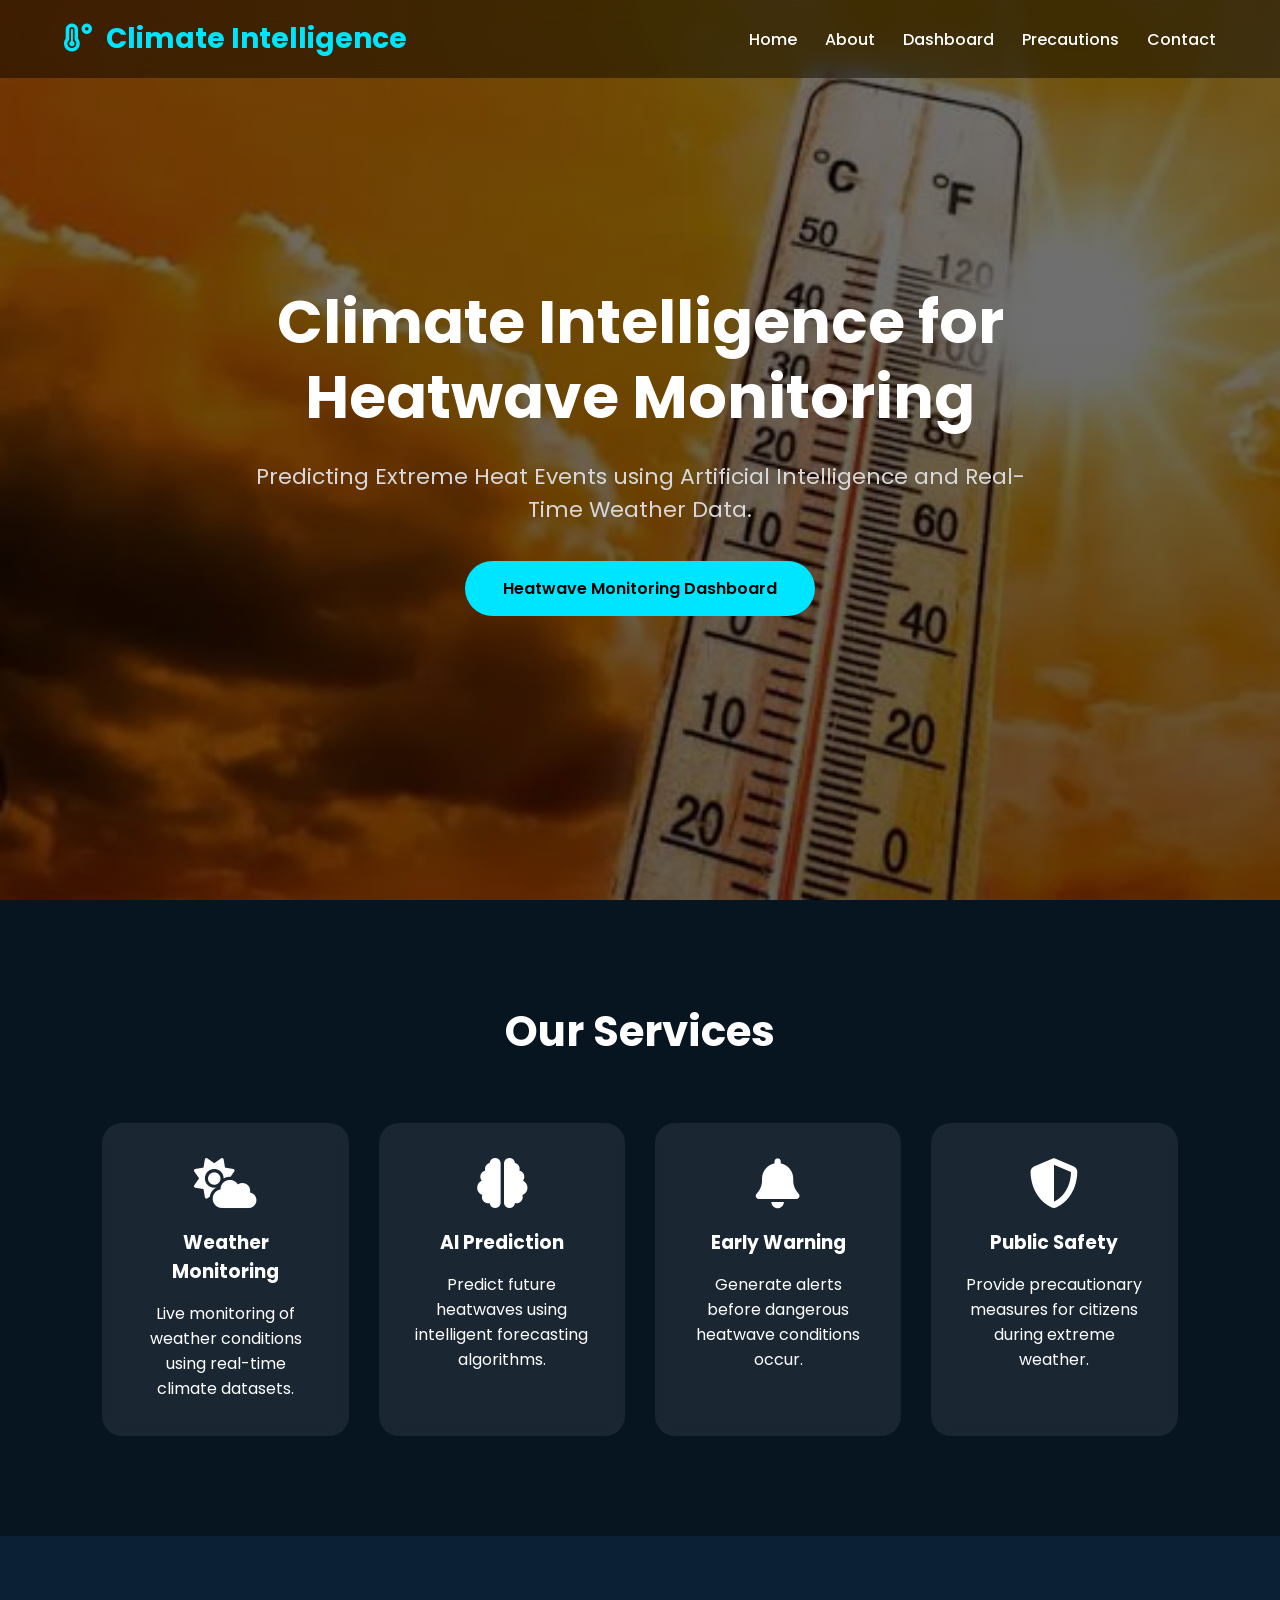
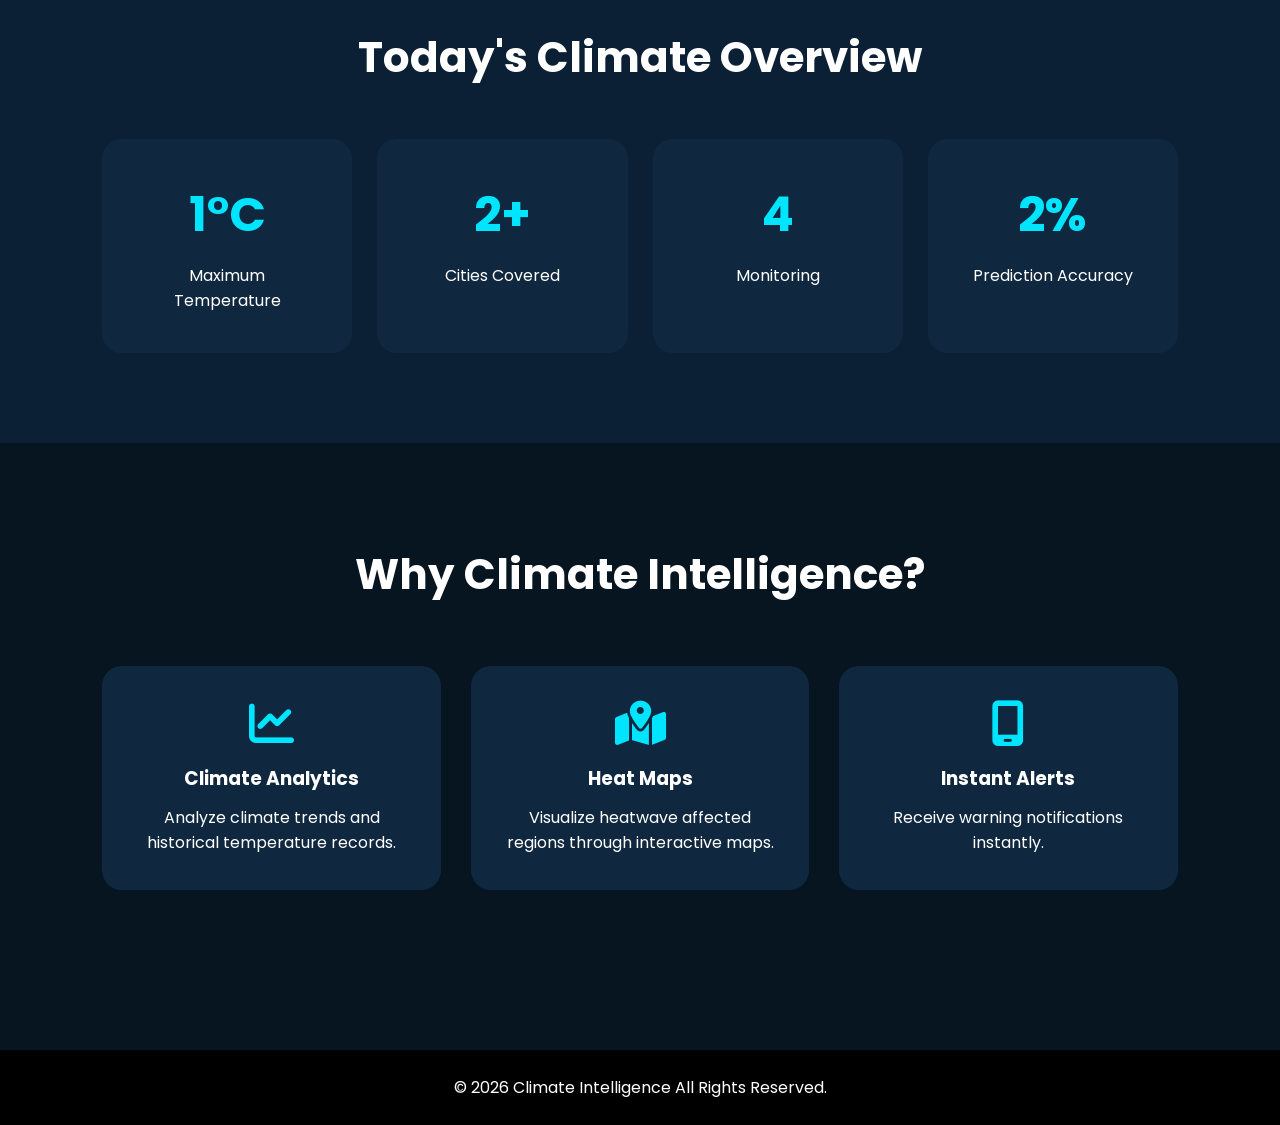
<file: index.html>
<!DOCTYPE html>
<html lang="en">
<head>
    <!-- Google tag (gtag.js) -->
<script async src="https://www.googletagmanager.com/gtag/js?id=G-K4B6L1E7D7"></script>
<script>
  window.dataLayer = window.dataLayer || [];
  function gtag(){dataLayer.push(arguments);}
  gtag('js', new Date());

  gtag('config', 'G-K4B6L1E7D7');
</script>

    <meta charset="UTF-8">
    <meta name="viewport" content="width=device-width, initial-scale=1.0">
    <title>Climate Intelligence | Heatwave Monitoring</title>
    <meta name="description" content="Climate Intelligence and heatwave monitoring using artificial intelligence and real-time weather data to predict extreme heat events.">
    <meta name="keywords" content="climate intelligence, heatwave monitoring, heatwave prediction, artificial intelligence, extreme heat, weather data">
    <meta name="robots" content="index, follow">
    <link rel="stylesheet" href="css/style.css">

    <link rel="preconnect" href="https://fonts.googleapis.com">
    <link href="https://fonts.googleapis.com/css2?family=Poppins:wght@300;400;500;600;700&display=swap" rel="stylesheet">

    <link rel="stylesheet"
    href="https://cdnjs.cloudflare.com/ajax/libs/font-awesome/6.6.0/css/all.min.css">

</head>

<body>

<header>

<nav class="navbar">

<div class="logo">

<i class="fas fa-temperature-high"></i>

Climate Intelligence

</div>

<ul>

<li><a href="index.html" class="active">Home</a></li>

<li><a href="about.html">About</a></li>

<li><a href="dashboard.html">Dashboard</a></li>

<li><a href="precautions.html">Precautions</a></li>

<li><a href="contact.html">Contact</a></li>

</ul>

</nav>

</header>


<section class="hero">

<div class="hero-content">

<h1>

Climate Intelligence

for

Heatwave Monitoring

</h1>

<p>

Predicting Extreme Heat Events using
Artificial Intelligence and Real-Time Weather Data.

</p>

<a href="dashboard.html" class="btn" title="View the Heatwave Monitoring Dashboard">

Heatwave Monitoring Dashboard

</a>

</div>

</section>



<section class="services">

<h2>

Our Services

</h2>

<div class="service-container">

<div class="card">

<i class="fas fa-cloud-sun"></i>

<h3>

Weather Monitoring

</h3>

<p>

Live monitoring of weather conditions using
real-time climate datasets.

</p>

</div>

<div class="card">

<i class="fas fa-brain"></i>

<h3>

AI Prediction

</h3>

<p>

Predict future heatwaves using intelligent
forecasting algorithms.

</p>

</div>

<div class="card">

<i class="fas fa-bell"></i>

<h3>

Early Warning

</h3>

<p>

Generate alerts before dangerous heatwave
conditions occur.

</p>

</div>

<div class="card">

<i class="fas fa-shield-alt"></i>

<h3>

Public Safety

</h3>

<p>

Provide precautionary measures for citizens
during extreme weather.

</p>

</div>

</div>

</section>



<section class="statistics">

<h2>

Today's Climate Overview

</h2>

<div class="stats">

<div>

<h1>46°C</h1>

<p>Maximum Temperature</p>

</div>

<div>

<h1>145+</h1>

<p>Cities Covered</p>

</div>

<div>

<h1>24×7</h1>

<p>Monitoring</p>

</div>

<div>

<h1>98%</h1>

<p>Prediction Accuracy</p>

</div>

</div>

</section>



<section class="why">

<h2>

Why Climate Intelligence?

</h2>

<div class="why-grid">

<div>

<i class="fas fa-chart-line"></i>

<h3>

Climate Analytics

</h3>

<p>

Analyze climate trends and historical
temperature records.

</p>

</div>

<div>

<i class="fas fa-map-marked-alt"></i>

<h3>

Heat Maps

</h3>

<p>

Visualize heatwave affected regions
through interactive maps.

</p>

</div>

<div>

<i class="fas fa-mobile-screen"></i>

<h3>

Instant Alerts

</h3>

<p>

Receive warning notifications instantly.

</p>

</div>

</div>

</section>



<footer>

<p>

© 2026 Climate Intelligence

All Rights Reserved.

</p>

</footer>

<script src="js/script.js"></script>

</body>
</html>
</file>
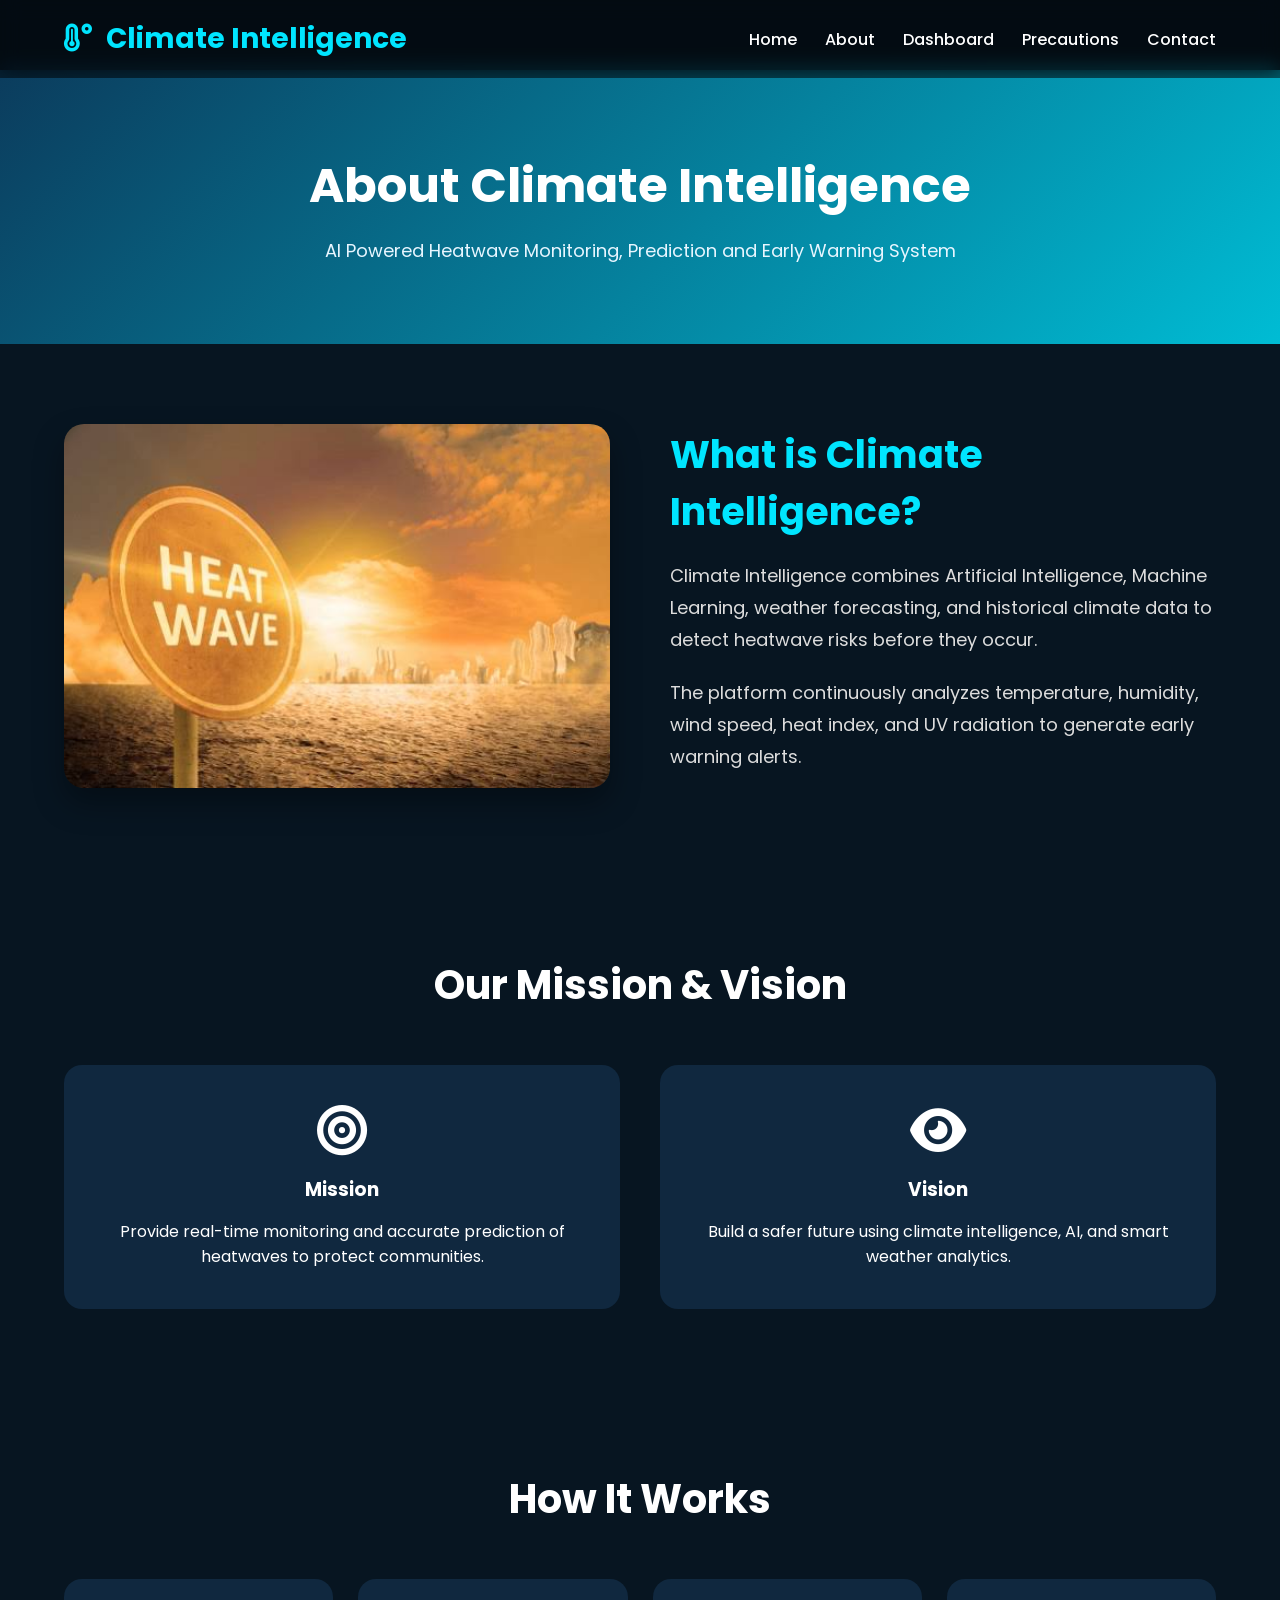
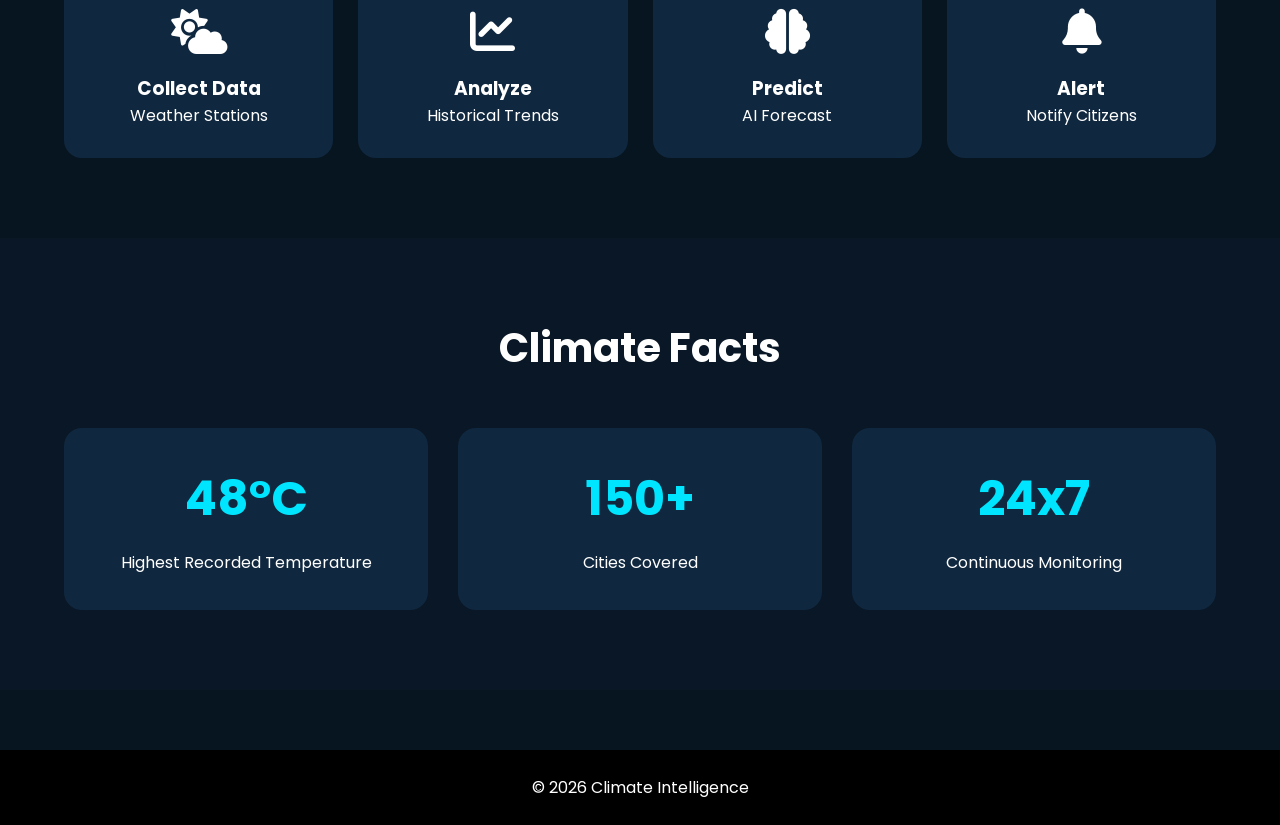
<file: about.html>
<!DOCTYPE html>
<html lang="en">

<head>

<meta charset="UTF-8">

<meta name="viewport" content="width=device-width, initial-scale=1.0">

<title>About | Climate Intelligence</title>

<link rel="stylesheet" href="css/style.css">

<link rel="preconnect" href="https://fonts.googleapis.com">

<link href="https://fonts.googleapis.com/css2?family=Poppins:wght@300;400;500;600;700&display=swap" rel="stylesheet">

<link rel="stylesheet"
href="https://cdnjs.cloudflare.com/ajax/libs/font-awesome/6.6.0/css/all.min.css">

</head>

<body>

<header>

<nav class="navbar">

<div class="logo">

<i class="fas fa-temperature-high"></i>

Climate Intelligence

</div>

<ul>

<li><a href="index.html">Home</a></li>

<li><a href="about.html" class="active">About</a></li>

<li><a href="dashboard.html">Dashboard</a></li>

<li><a href="precautions.html">Precautions</a></li>

<li><a href="contact.html">Contact</a></li>

</ul>

</nav>

</header>

<section class="page-header">

<h1>About Climate Intelligence</h1>

<p>AI Powered Heatwave Monitoring, Prediction and Early Warning System</p>

</section>

<section class="about-container">

<div class="about-image">

<img src="images/heatwave.jpeg" alt="Heatwave">

</div>

<div class="about-text">

<h2>What is Climate Intelligence?</h2>

<p>

Climate Intelligence combines Artificial Intelligence,
Machine Learning,
weather forecasting,
and historical climate data
to detect heatwave risks before they occur.

</p>

<p>

The platform continuously analyzes
temperature,
humidity,
wind speed,
heat index,
and UV radiation
to generate early warning alerts.

</p>

</div>

</section>

<section class="mission">

<h2>Our Mission & Vision</h2>

<div class="mission-grid">

<div class="mission-card">

<i class="fas fa-bullseye"></i>

<h3>Mission</h3>

<p>

Provide real-time monitoring
and accurate prediction
of heatwaves
to protect communities.

</p>

</div>

<div class="mission-card">

<i class="fas fa-eye"></i>

<h3>Vision</h3>

<p>

Build a safer future
using climate intelligence,
AI,
and smart weather analytics.

</p>

</div>

</div>

</section>

<section class="timeline">

<h2>How It Works</h2>

<div class="timeline-grid">

<div class="step">

<i class="fas fa-cloud-sun"></i>

<h3>Collect Data</h3>

<p>

Weather Stations

</p>

</div>

<div class="step">

<i class="fas fa-chart-line"></i>

<h3>Analyze</h3>

<p>

Historical Trends

</p>

</div>

<div class="step">

<i class="fas fa-brain"></i>

<h3>Predict</h3>

<p>

AI Forecast

</p>

</div>

<div class="step">

<i class="fas fa-bell"></i>

<h3>Alert</h3>

<p>

Notify Citizens

</p>

</div>

</div>

</section>

<section class="facts">

<h2>Climate Facts</h2>

<div class="facts-grid">

<div>

<h1>48°C</h1>

<p>Highest Recorded Temperature</p>

</div>

<div>

<h1>150+</h1>

<p>Cities Covered</p>

</div>

<div>

<h1>24x7</h1>

<p>Continuous Monitoring</p>

</div>

</div>

</section>

<footer>

<p>

© 2026 Climate Intelligence

</p>

</footer>

</body>

</html>
</file>
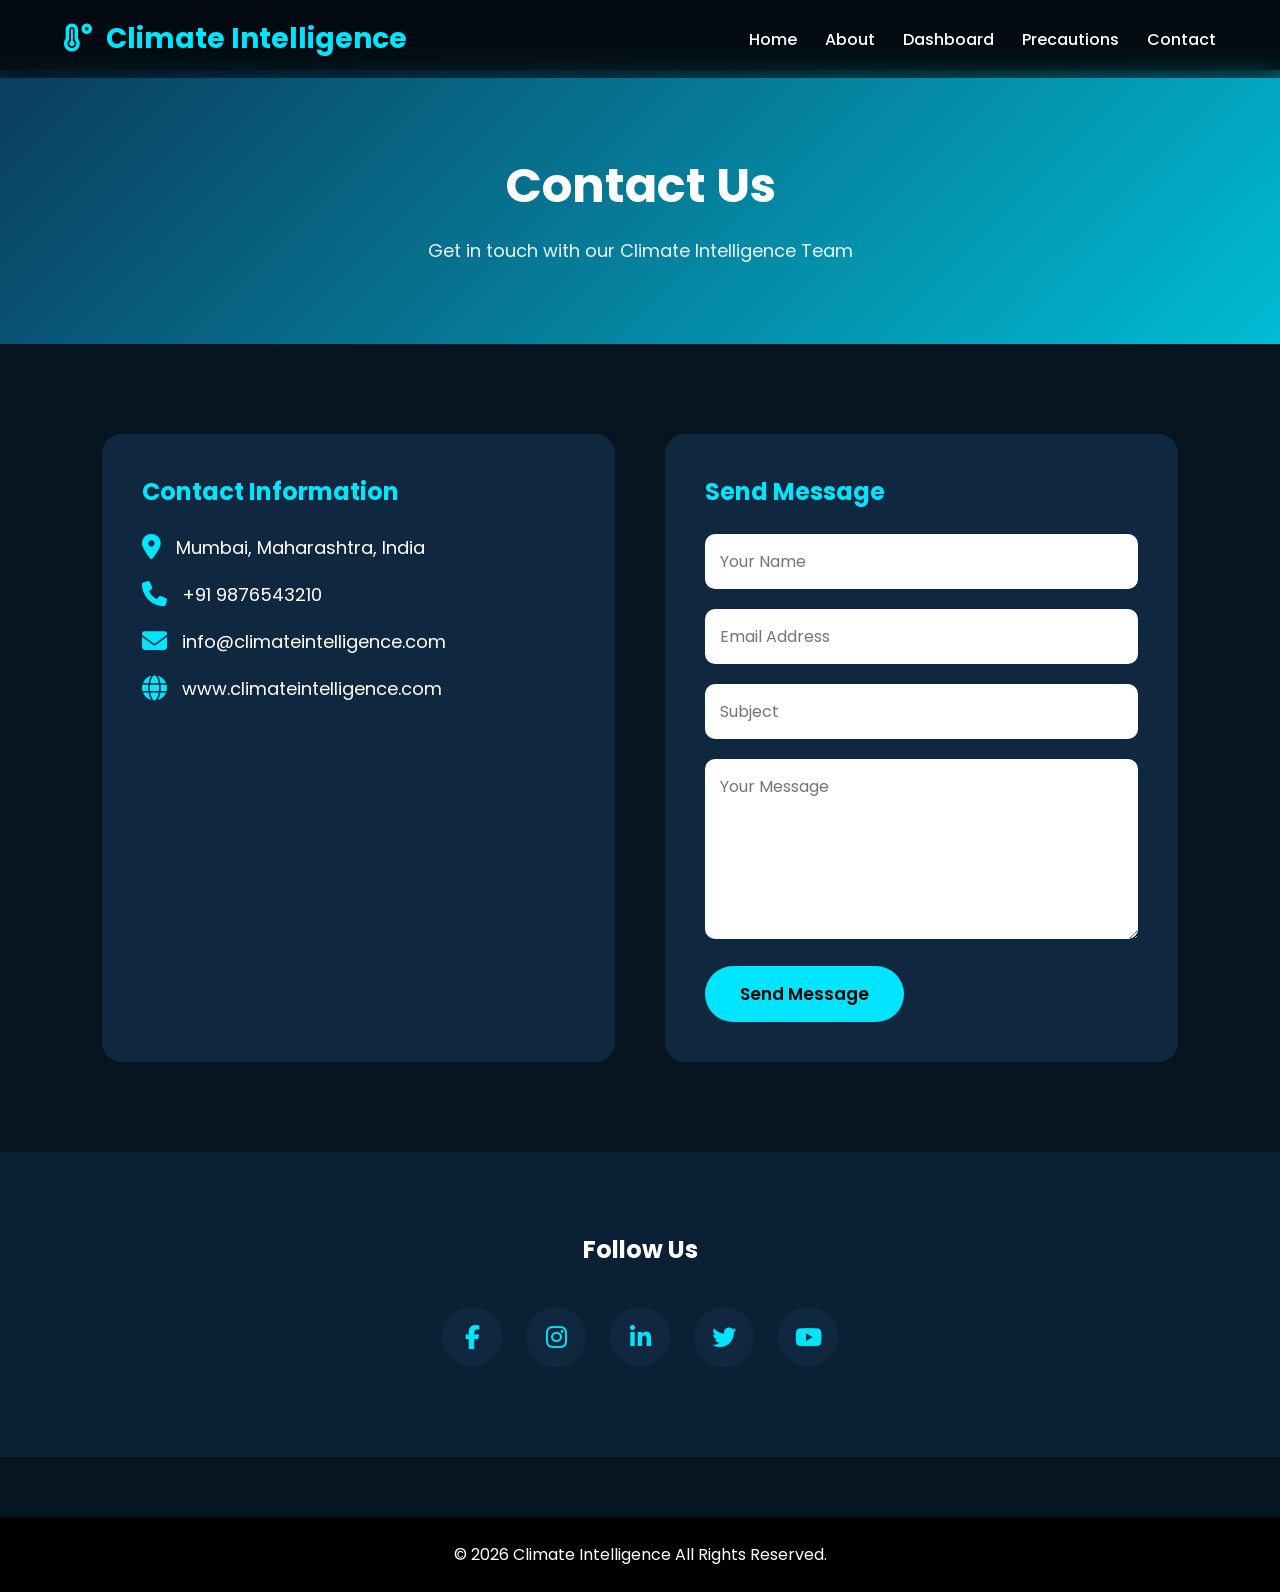
<file: contact.html>
<!DOCTYPE html>
<html lang="en">

<head>

<meta charset="UTF-8">

<meta name="viewport" content="width=device-width, initial-scale=1.0">

<title>Contact | Climate Intelligence</title>

<link rel="stylesheet" href="css/style.css">

<link href="https://fonts.googleapis.com/css2?family=Poppins:wght@300;400;500;600;700&display=swap" rel="stylesheet">

<link rel="stylesheet"
href="https://cdnjs.cloudflare.com/ajax/libs/font-awesome/6.6.0/css/all.min.css">

</head>

<body>

<header>

<nav class="navbar">

<div class="logo">

<i class="fas fa-temperature-high"></i>

Climate Intelligence

</div>

<ul>

<li><a href="index.html">Home</a></li>

<li><a href="about.html">About</a></li>

<li><a href="dashboard.html">Dashboard</a></li>

<li><a href="precautions.html">Precautions</a></li>

<li><a href="contact.html" class="active">Contact</a></li>

</ul>

</nav>

</header>


<section class="page-header">

<h1>Contact Us</h1>

<p>Get in touch with our Climate Intelligence Team</p>

</section>


<section class="contact-section">

<div class="contact-info">

<h2>Contact Information</h2>

<div class="info-box">

<i class="fas fa-location-dot"></i>

<span>Mumbai, Maharashtra, India</span>

</div>

<div class="info-box">

<i class="fas fa-phone"></i>

<span>+91 9876543210</span>

</div>

<div class="info-box">

<i class="fas fa-envelope"></i>

<span>info@climateintelligence.com</span>

</div>

<div class="info-box">

<i class="fas fa-globe"></i>

<span>www.climateintelligence.com</span>

</div>

</div>



<div class="contact-form">

<h2>Send Message</h2>

<form>

<input
type="text"
placeholder="Your Name"
required>

<input
type="email"
placeholder="Email Address"
required>

<input
type="text"
placeholder="Subject">

<textarea
rows="6"
placeholder="Your Message"></textarea>

<button type="submit">

Send Message

</button>

</form>

</div>

</section>



<section class="social-media">

<h2>Follow Us</h2>

<div class="social-icons">

<a href="#"><i class="fab fa-facebook-f"></i></a>

<a href="#"><i class="fab fa-instagram"></i></a>

<a href="#"><i class="fab fa-linkedin-in"></i></a>

<a href="#"><i class="fab fa-twitter"></i></a>

<a href="#"><i class="fab fa-youtube"></i></a>

</div>

</section>



<footer>

<p>

© 2026 Climate Intelligence

All Rights Reserved.

</p>

</footer>

</body>

</html>
</file>
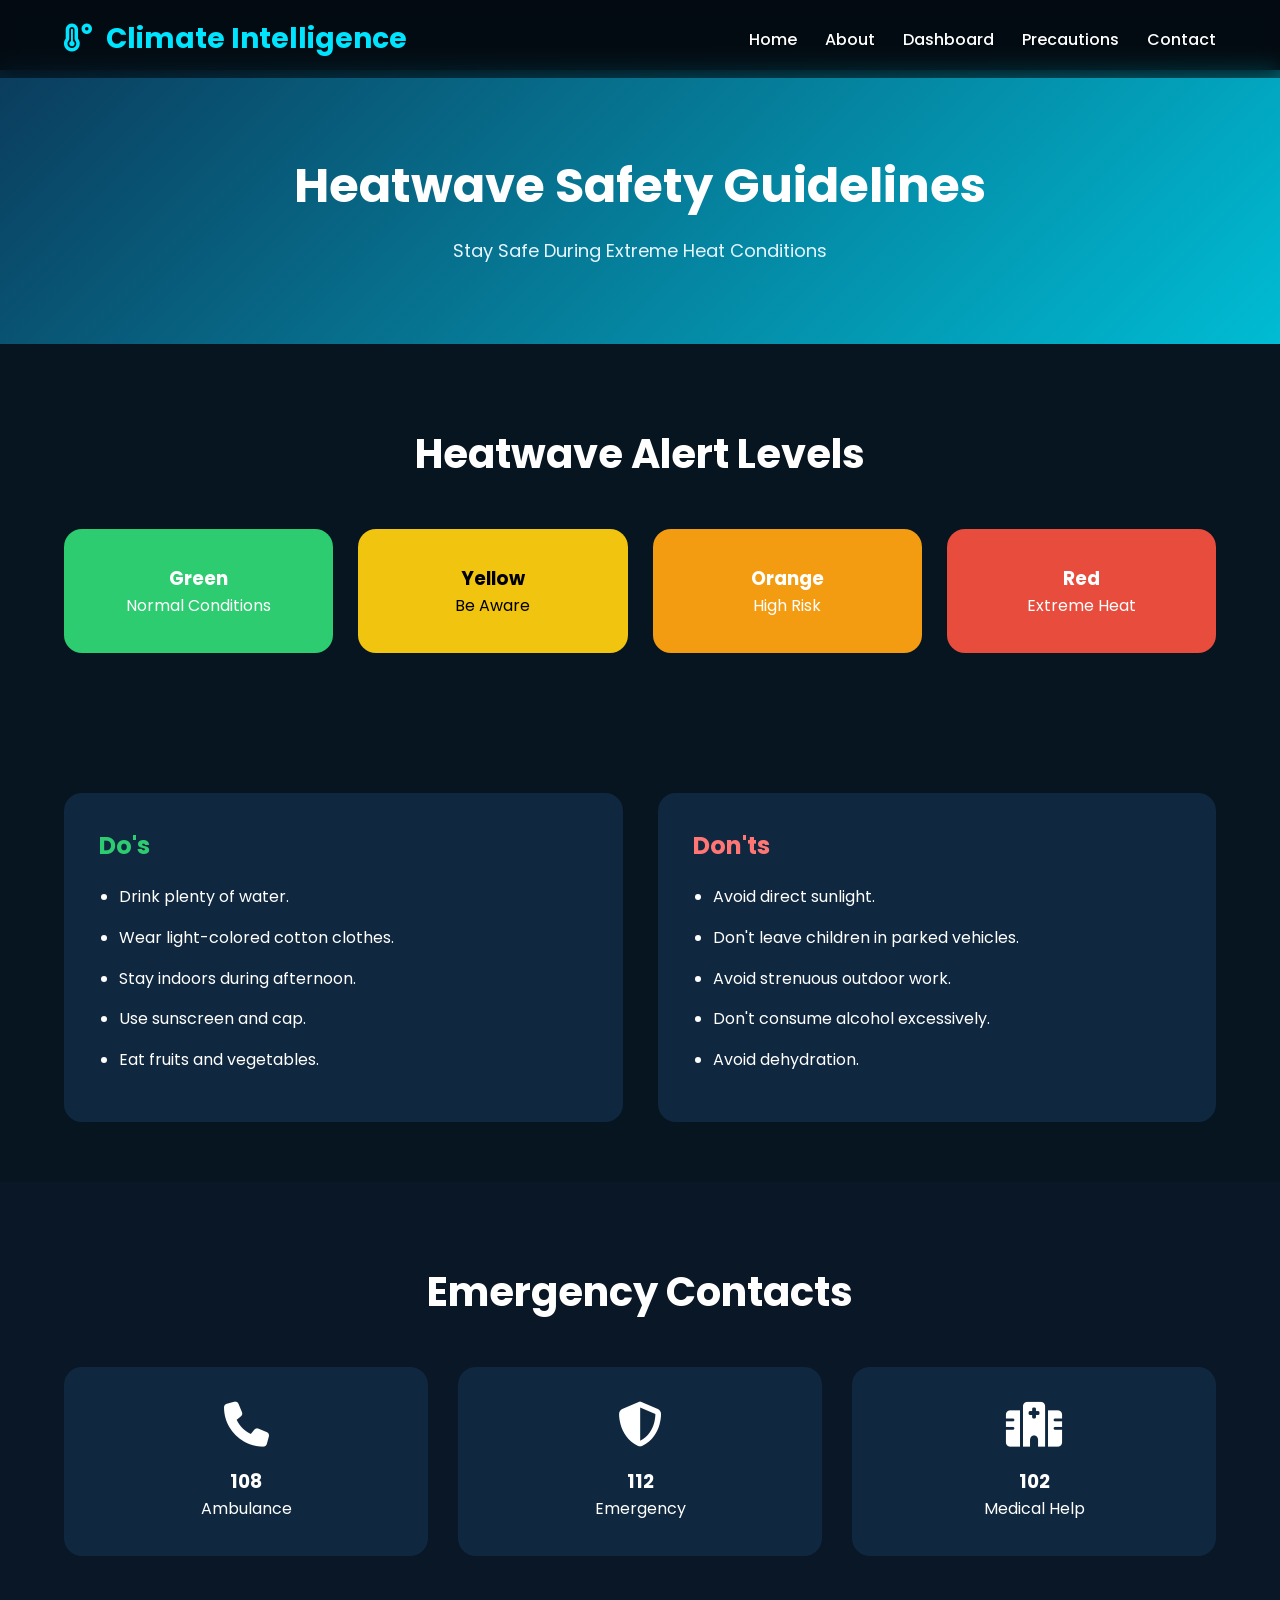
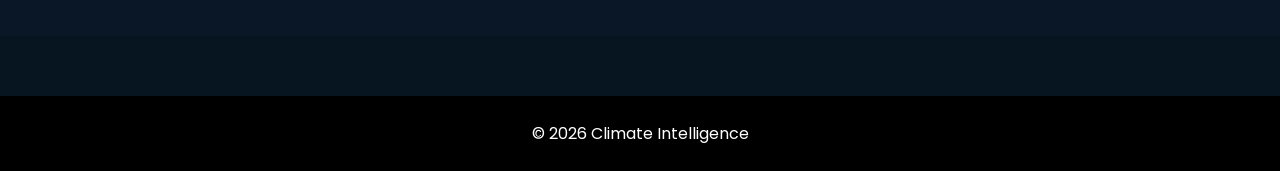
<file: precautions.html>
<!DOCTYPE html>
<html lang="en">

<head>

<meta charset="UTF-8">

<meta name="viewport" content="width=device-width, initial-scale=1.0">

<title>Heatwave Precautions</title>

<link rel="stylesheet" href="css/style.css">

<link href="https://fonts.googleapis.com/css2?family=Poppins:wght@300;400;500;600;700&display=swap" rel="stylesheet">

<link rel="stylesheet"
href="https://cdnjs.cloudflare.com/ajax/libs/font-awesome/6.6.0/css/all.min.css">

</head>

<body>

<header>

<nav class="navbar">

<div class="logo">

<i class="fas fa-temperature-high"></i>

Climate Intelligence

</div>

<ul>

<li><a href="index.html">Home</a></li>

<li><a href="about.html">About</a></li>

<li><a href="dashboard.html">Dashboard</a></li>

<li><a href="precautions.html" class="active">Precautions</a></li>

<li><a href="contact.html">Contact</a></li>

</ul>

</nav>

</header>


<section class="page-header">

<h1>Heatwave Safety Guidelines</h1>

<p>Stay Safe During Extreme Heat Conditions</p>

</section>


<section class="alert-levels">

<h2>Heatwave Alert Levels</h2>

<div class="alert-grid">

<div class="alert-card green">

<h3>Green</h3>

<p>Normal Conditions</p>

</div>

<div class="alert-card yellow">

<h3>Yellow</h3>

<p>Be Aware</p>

</div>

<div class="alert-card orange">

<h3>Orange</h3>

<p>High Risk</p>

</div>

<div class="alert-card red">

<h3>Red</h3>

<p>Extreme Heat</p>

</div>

</div>

</section>


<section class="dos-donts">

<div class="dos">

<h2>Do's</h2>

<ul>

<li>Drink plenty of water.</li>

<li>Wear light-colored cotton clothes.</li>

<li>Stay indoors during afternoon.</li>

<li>Use sunscreen and cap.</li>

<li>Eat fruits and vegetables.</li>

</ul>

</div>

<div class="donts">

<h2>Don'ts</h2>

<ul>

<li>Avoid direct sunlight.</li>

<li>Don't leave children in parked vehicles.</li>

<li>Avoid strenuous outdoor work.</li>

<li>Don't consume alcohol excessively.</li>

<li>Avoid dehydration.</li>

</ul>

</div>

</section>


<section class="emergency">

<h2>Emergency Contacts</h2>

<div class="emergency-grid">

<div>

<i class="fas fa-phone"></i>

<h3>108</h3>

<p>Ambulance</p>

</div>

<div>

<i class="fas fa-shield-alt"></i>

<h3>112</h3>

<p>Emergency</p>

</div>

<div>

<i class="fas fa-hospital"></i>

<h3>102</h3>

<p>Medical Help</p>

</div>

</div>

</section>


<footer>

<p>

© 2026 Climate Intelligence

</p>

</footer>

</body>

</html>
</file>
<file: css/style.css>
/* Google Font */
*{
    margin:0;
    padding:0;
    box-sizing:border-box;
    font-family:'Poppins',sans-serif;
}

html{
    scroll-behavior:smooth;
}

body{
    background:#071521;
    color:#ffffff;
}

/* ================= NAVBAR ================= */

header{
    position:fixed;
    top:0;
    width:100%;
    z-index:1000;
    background:rgba(0,0,0,0.45);
    backdrop-filter:blur(10px);
}

.navbar{
    width:90%;
    margin:auto;
    display:flex;
    justify-content:space-between;
    align-items:center;
    padding:18px 0;
}

.logo{
    font-size:28px;
    font-weight:700;
    color:#00e5ff;
}

.logo i{
    margin-right:8px;
}

.navbar ul{
    list-style:none;
    display:flex;
}

.navbar ul li{
    margin-left:28px;
}

.navbar ul li a{
    color:white;
    text-decoration:none;
    transition:.3s;
    font-weight:500;
}

.navbar ul li a:hover,
.active{
    color:#00e5ff;
}

/* ================= HERO ================= */

.hero{
    height:100vh;
    background:
    linear-gradient(rgba(0,0,0,.55),rgba(0,0,0,.6)),
    url("../images/hero.jpeg");
    background-size:cover;
    background-position:center;
    display:flex;
    justify-content:center;
    align-items:center;
    text-align:center;
}

.hero-content{
    width:800px;
}

.hero h1{
    font-size:60px;
    line-height:75px;
    margin-bottom:25px;
}

.hero p{
    font-size:22px;
    margin-bottom:35px;
    color:#d8d8d8;
}

.btn{
    display:inline-block;
    text-decoration:none;
    padding:15px 38px;
    border-radius:40px;
    background:#00e5ff;
    color:#000;
    font-weight:600;
    transition:.4s;
}

.btn:hover{
    background:white;
    transform:translateY(-5px);
}

/* ================= SERVICES ================= */

.services{
    padding:100px 8%;
}

.services h2{
    text-align:center;
    font-size:42px;
    margin-bottom:60px;
}

.service-container{
    display:grid;
    grid-template-columns:repeat(4,1fr);
    gap:30px;
}

.card{
    background:rgba(255,255,255,.08);
    padding:35px;
    text-align:center;
    border-radius:20px;
    backdrop-filter:blur(8px);
    transition:.4s;
}

.card:hover{
    transform:translateY(-10px);
    background:#00e5ff;
    color:#000;
}

.card i{
    font-size:50px;
    margin-bottom:20px;
}

.card h3{
    margin-bottom:15px;
}

/* ================= STATS ================= */

.statistics{
    background:#0b2034;
    padding:90px 8%;
}

.statistics h2{
    text-align:center;
    margin-bottom:50px;
    font-size:42px;
}

.stats{
    display:grid;
    grid-template-columns:repeat(4,1fr);
    gap:25px;
}

.stats div{
    background:#10283f;
    border-radius:20px;
    padding:40px;
    text-align:center;
}

.stats h1{
    color:#00e5ff;
    font-size:48px;
}

.stats p{
    margin-top:12px;
}

/* ================= WHY ================= */

.why{
    padding:100px 8%;
}

.why h2{
    text-align:center;
    margin-bottom:60px;
    font-size:42px;
}

.why-grid{
    display:grid;
    grid-template-columns:repeat(3,1fr);
    gap:30px;
}

.why-grid div{
    background:#10283f;
    border-radius:20px;
    padding:35px;
    text-align:center;
    transition:.4s;
}

.why-grid div:hover{
    transform:scale(1.05);
}

.why-grid i{
    font-size:45px;
    color:#00e5ff;
    margin-bottom:18px;
}

.why-grid h3{
    margin-bottom:12px;
}

/* ================= FOOTER ================= */

footer{
    background:black;
    text-align:center;
    padding:25px;
    margin-top:60px;
}

/* ================= RESPONSIVE ================= */

@media(max-width:992px){

.service-container,
.stats,
.why-grid{

grid-template-columns:repeat(2,1fr);

}

.hero h1{

font-size:45px;
line-height:60px;

}

}

@media(max-width:768px){

.navbar{

flex-direction:column;

}

.navbar ul{

margin-top:20px;
flex-wrap:wrap;
justify-content:center;

}

.service-container,
.stats,
.why-grid{

grid-template-columns:1fr;

}

.hero h1{

font-size:36px;
line-height:48px;

}

.hero p{

font-size:18px;

}

}

/* ================= DASHBOARD ================= */

.dashboard{

padding:90px 8%;

display:grid;

grid-template-columns:repeat(4,1fr);

gap:25px;

}

.dashboard-card{

background:#10283f;

padding:35px;

border-radius:20px;

text-align:center;

transition:.4s;

}

.dashboard-card:hover{

transform:translateY(-10px);

background:#00e5ff;

color:#000;

}

.dashboard-card i{

font-size:45px;

margin-bottom:20px;

}

.dashboard-card h1{

font-size:40px;

margin-top:10px;

color:#00e5ff;

}

.chart-section{

padding:90px 8%;

text-align:center;

}

.chart-section canvas{

max-width:900px;

margin:auto;

background:white;

padding:20px;

border-radius:20px;

}

.heatmap{

padding:90px 8%;

text-align:center;

}

.heatmap img{

width:80%;

border-radius:20px;

box-shadow:0 0 20px rgba(0,229,255,.4);

}

.status-table{

padding:90px 8%;

}

.status-table h2{

text-align:center;

margin-bottom:30px;

}

table{

width:100%;

border-collapse:collapse;

}

table th{

background:#00e5ff;

color:black;

padding:15px;

}

table td{

background:#10283f;

padding:15px;

text-align:center;

border-bottom:1px solid #333;

}

/* ================= CONTACT PAGE ================= */

.contact-section{

padding:90px 8%;

display:grid;

grid-template-columns:1fr 1fr;

gap:50px;

}

.contact-info{

background:#10283f;

padding:40px;

border-radius:20px;

}

.contact-info h2{

margin-bottom:25px;

color:#00e5ff;

}

.info-box{

display:flex;

align-items:center;

margin-bottom:20px;

font-size:18px;

}

.info-box i{

font-size:25px;

color:#00e5ff;

margin-right:15px;

}

.contact-form{

background:#10283f;

padding:40px;

border-radius:20px;

}

.contact-form h2{

margin-bottom:25px;

color:#00e5ff;

}

.contact-form input,

.contact-form textarea{

width:100%;

padding:15px;

margin-bottom:20px;

border:none;

border-radius:10px;

outline:none;

font-size:16px;

}

.contact-form button{

padding:15px 35px;

background:#00e5ff;

border:none;

border-radius:30px;

font-size:17px;

cursor:pointer;

font-weight:600;

transition:.3s;

}

.contact-form button:hover{

background:white;

}

.social-media{

padding:80px;

text-align:center;

background:#0b2034;

}

.social-icons{

margin-top:30px;

}

.social-icons a{

display:inline-flex;

justify-content:center;

align-items:center;

width:60px;

height:60px;

background:#10283f;

color:#00e5ff;

border-radius:50%;

margin:10px;

font-size:24px;

transition:.4s;

text-decoration:none;

}

.social-icons a:hover{

background:#00e5ff;

color:black;

transform:translateY(-8px);

}

@media(max-width:768px){

.contact-section{

grid-template-columns:1fr;

}

}

/*================ ABOUT PAGE ================*/

.page-header{
    margin-top:70px;
    background:linear-gradient(135deg,#0b3c5d,#00bcd4);
    color:#fff;
    text-align:center;
    padding:80px 20px;
}

.page-header h1{
    font-size:48px;
    margin-bottom:15px;
}

.page-header p{
    font-size:18px;
    color:#e8f6ff;
}

/* About Section */

.about-container{
    width:90%;
    margin:80px auto;
    display:flex;
    justify-content:space-between;
    align-items:center;
    gap:60px;
}

.about-image{
    flex:1;
}

.about-image img{
    width:100%;
    border-radius:20px;
    box-shadow:0 15px 30px rgba(0,0,0,.35);
}

.about-text{
    flex:1;
}

.about-text h2{
    font-size:38px;
    color:#00e5ff;
    margin-bottom:20px;
}

.about-text p{
    font-size:18px;
    line-height:1.8;
    color:#ddd;
    margin-bottom:20px;
}

/* Mission */

.mission{
    width:90%;
    margin:auto;
    padding:80px 0;
}

.mission h2{
    text-align:center;
    margin-bottom:50px;
    font-size:40px;
}

.mission-grid{
    display:grid;
    grid-template-columns:repeat(2,1fr);
    gap:40px;
}

.mission-card{
    background:#10283f;
    padding:40px;
    border-radius:18px;
    text-align:center;
    transition:.4s;
}

.mission-card:hover{
    transform:translateY(-10px);
    background:#00bcd4;
    color:#000;
}

.mission-card i{
    font-size:50px;
    margin-bottom:20px;
}

.mission-card h3{
    margin-bottom:15px;
}

/* Timeline */

.timeline{
    width:90%;
    margin:auto;
    padding:80px 0;
}

.timeline h2{
    text-align:center;
    margin-bottom:50px;
    font-size:40px;
}

.timeline-grid{
    display:grid;
    grid-template-columns:repeat(4,1fr);
    gap:25px;
}

.step{
    background:#10283f;
    border-radius:18px;
    padding:30px;
    text-align:center;
    transition:.4s;
}

.step:hover{
    background:#00bcd4;
    color:#000;
}

.step i{
    font-size:45px;
    margin-bottom:20px;
}

/* Facts */

.facts{
    background:#091726;
    padding:80px 0;
}

.facts h2{
    text-align:center;
    margin-bottom:50px;
    font-size:40px;
}

.facts-grid{
    width:90%;
    margin:auto;
    display:grid;
    grid-template-columns:repeat(3,1fr);
    gap:30px;
}

.facts-grid div{
    background:#10283f;
    text-align:center;
    padding:35px;
    border-radius:18px;
}

.facts-grid h1{
    color:#00e5ff;
    font-size:48px;
    margin-bottom:15px;
}

/*================ PRECAUTIONS PAGE ================*/

.alert-levels{
    width:90%;
    margin:80px auto;
}

.alert-levels h2{
    text-align:center;
    margin-bottom:45px;
    font-size:40px;
}

.alert-grid{
    display:grid;
    grid-template-columns:repeat(4,1fr);
    gap:25px;
}

.alert-card{
    padding:35px;
    border-radius:18px;
    text-align:center;
    transition:.4s;
    color:white;
}

.alert-card:hover{
    transform:translateY(-10px);
}

.green{
    background:#2ecc71;
}

.yellow{
    background:#f1c40f;
    color:#000;
}

.orange{
    background:#f39c12;
}

.red{
    background:#e74c3c;
}

/* Do & Don't */

.dos-donts{
    width:90%;
    margin:auto;
    display:grid;
    grid-template-columns:repeat(2,1fr);
    gap:35px;
    padding:60px 0;
}

.dos,
.donts{
    background:#10283f;
    padding:35px;
    border-radius:18px;
}

.dos h2{
    color:#2ecc71;
    margin-bottom:20px;
}

.donts h2{
    color:#ff7675;
    margin-bottom:20px;
}

.dos ul,
.donts ul{
    padding-left:20px;
}

.dos li,
.donts li{
    margin:12px 0;
    line-height:1.8;
}

/* Emergency */

.emergency{
    background:#091726;
    padding:80px 0;
}

.emergency h2{
    text-align:center;
    margin-bottom:45px;
    font-size:40px;
}

.emergency-grid{
    width:90%;
    margin:auto;
    display:grid;
    grid-template-columns:repeat(3,1fr);
    gap:30px;
}

.emergency-grid div{
    background:#10283f;
    text-align:center;
    padding:35px;
    border-radius:18px;
    transition:.4s;
}

.emergency-grid div:hover{
    background:#00bcd4;
    color:#000;
}

.emergency-grid i{
    font-size:45px;
    margin-bottom:20px;
}
</file>
